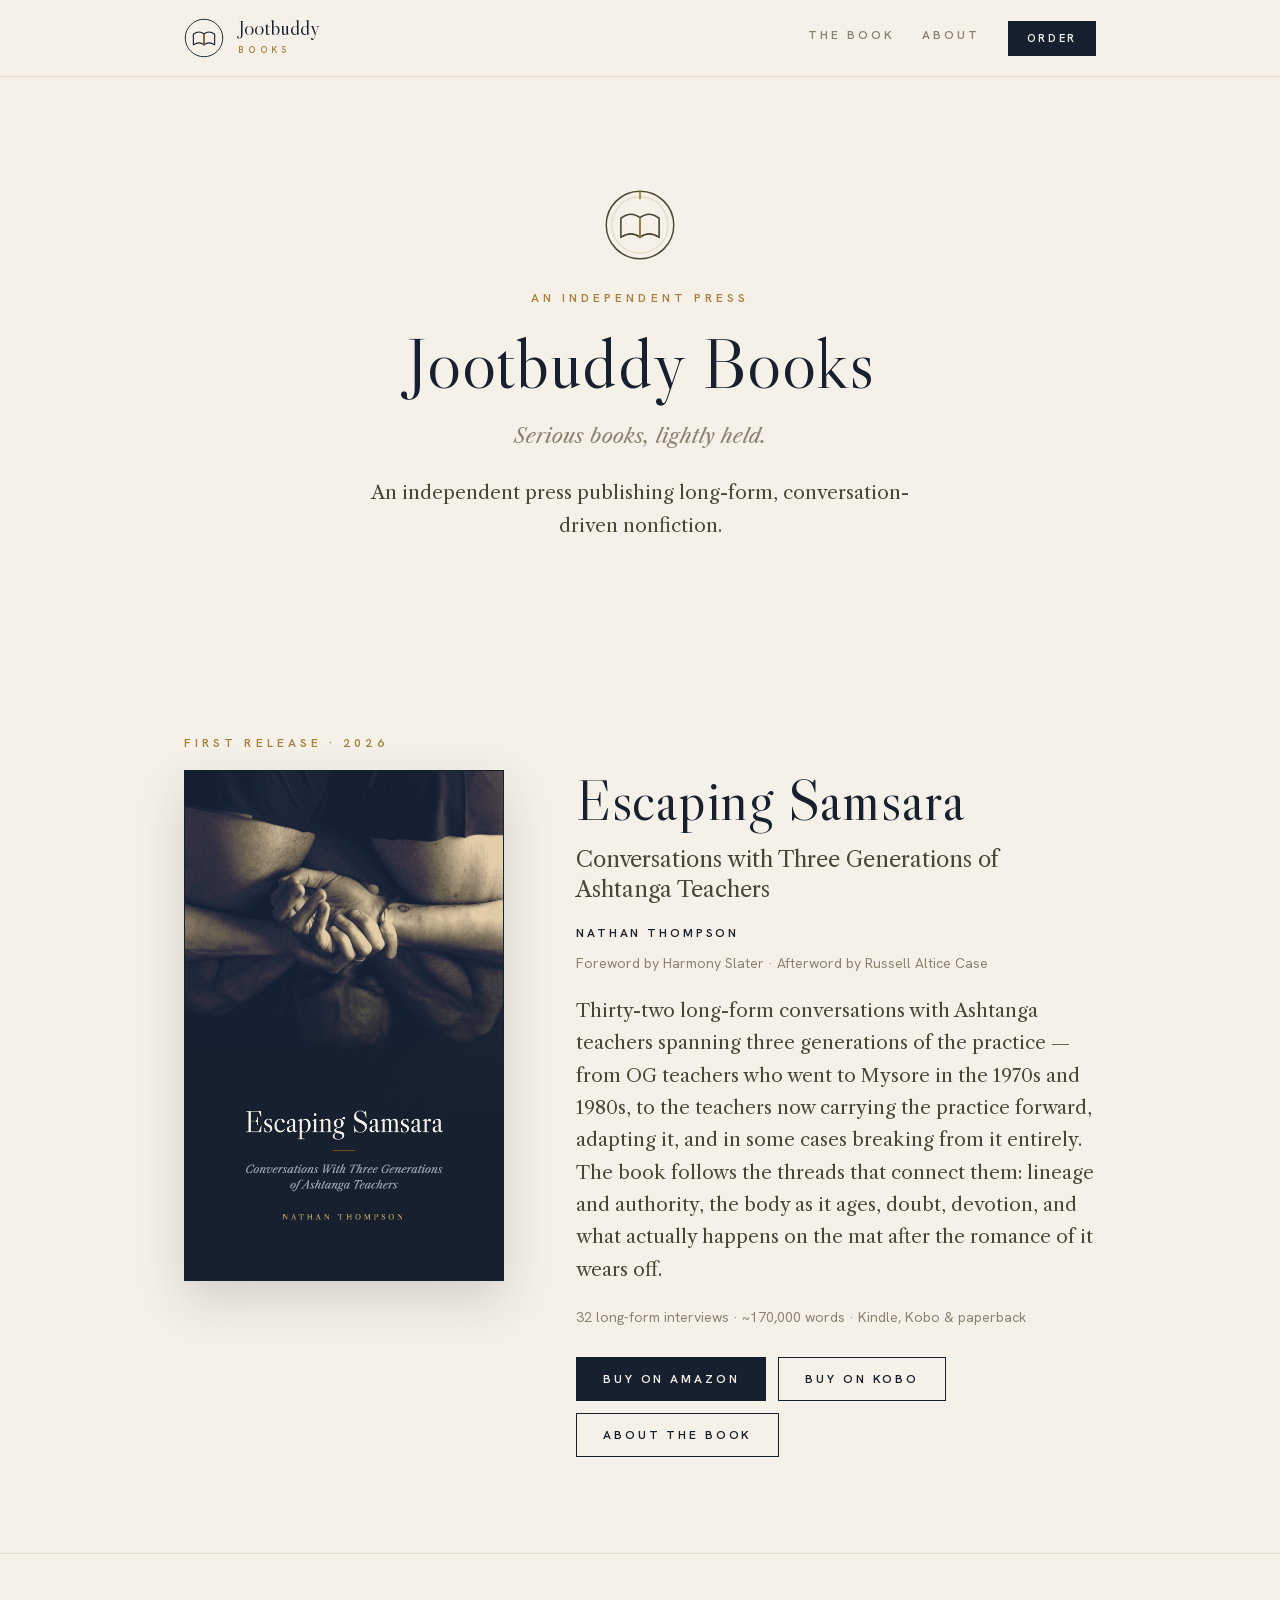
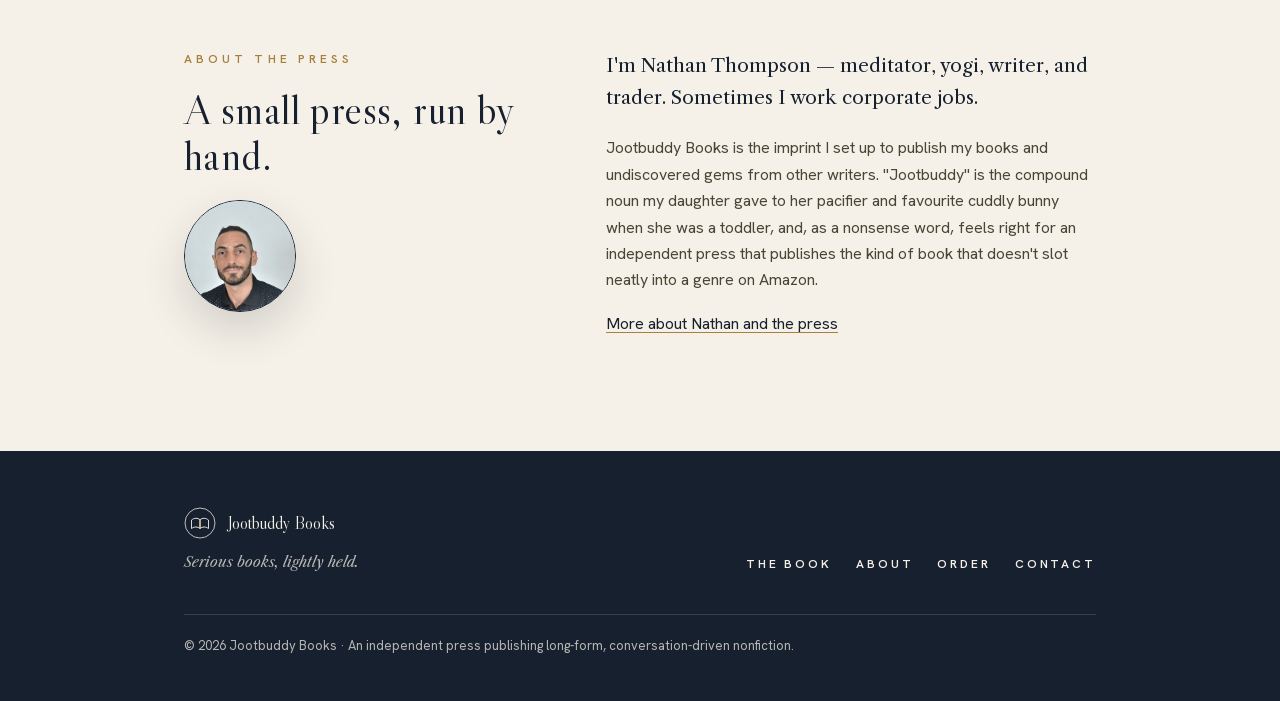
<file: index.html>
<!DOCTYPE html>
<html lang="en-GB">
<head>
  <meta charset="utf-8">
  <meta name="viewport" content="width=device-width, initial-scale=1">
  <title>Jootbuddy Books — An independent press</title>
  <meta name="description" content="Jootbuddy Books is an independent press publishing long-form, conversation-driven nonfiction. First release: Escaping Samsara by Nathan Thompson.">
  <meta property="og:type" content="website">
  <meta property="og:title" content="Jootbuddy Books">
  <meta property="og:description" content="An independent press publishing long-form, conversation-driven nonfiction.">
  <meta property="og:url" content="https://jootbuddybooks.com/">
  <meta property="og:image" content="https://jootbuddybooks.com/assets/escaping-samsara-cover.jpg">
  <meta property="og:image:width" content="1250">
  <meta property="og:image:height" content="2000">
  <link rel="canonical" href="https://jootbuddybooks.com/">
  <link rel="icon" href="assets/favicon.svg" type="image/svg+xml">
  <link rel="stylesheet" href="css/styles.css">
</head>
<body>
  <a class="skip" href="#main">Skip to content</a>

  <header class="site-header">
    <div class="wrap">
      <a class="lockup" href="index.html" aria-label="Jootbuddy Books — home">
        <svg class="mark" viewBox="0 0 64 64" aria-hidden="true" focusable="false">
          <circle cx="32" cy="32" r="30"/>
          <path d="M15 26 C21 21.5 27 21.5 32 25.5 L32 43 C27 39 21 39 15 43 Z"/>
          <path d="M49 26 C43 21.5 37 21.5 32 25.5 L32 43 C37 39 43 39 49 43 Z"/>
          <line class="mark-spine" x1="32" y1="25.5" x2="32" y2="43"/>
        </svg>
        <span class="lockup-text">
          <span class="lockup-word">Jootbuddy</span>
          <span class="lockup-sub">Books</span>
        </span>
      </a>
      <nav class="site-nav" aria-label="Site">
        <a href="escaping-samsara.html">The book</a>
        <a href="about.html">About</a>
        <a class="btn" href="escaping-samsara.html#order">Order</a>
      </nav>
    </div>
  </header>

  <main id="main">

    <section class="hero">
      <div class="wrap">
        <svg class="mark mark--masthead" viewBox="0 0 64 64" aria-hidden="true" focusable="false">
          <circle cx="32" cy="32" r="30"/>
          <circle class="mark-ring" cx="32" cy="32" r="25"/>
          <path d="M15 26 C21 21.5 27 21.5 32 25.5 L32 43 C27 39 21 39 15 43 Z"/>
          <path d="M49 26 C43 21.5 37 21.5 32 25.5 L32 43 C37 39 43 39 49 43 Z"/>
          <line class="mark-spine" x1="32" y1="25.5" x2="32" y2="43"/>
          <line class="mark-spine" x1="32" y1="2" x2="32" y2="9"/>
        </svg>
        <p class="eyebrow">An independent press</p>
        <h1>Jootbuddy Books</h1>
        <p class="tagline">Serious books, lightly held.</p>
        <p class="lede">An independent press publishing long-form, conversation-driven nonfiction.</p>
      </div>
    </section>

    <section class="section" id="book" aria-labelledby="release-title">
      <div class="wrap">
        <p class="eyebrow">First release · 2026</p>
        <div class="release">
          <a class="cover" href="escaping-samsara.html" aria-label="Escaping Samsara — the book page">
            <img src="assets/escaping-samsara-cover.jpg" alt="Cover of Escaping Samsara by Nathan Thompson" width="1250" height="2000">
          </a>
          <div class="release-body">
            <h2 id="release-title" class="book-title">Escaping Samsara</h2>
            <p class="book-subtitle">Conversations with Three Generations of Ashtanga Teachers</p>
            <p class="book-author">Nathan Thompson</p>
            <p class="meta-line">Foreword by Harmony Slater · Afterword by Russell Altice Case</p>
            <p class="lede">Thirty-two long-form conversations with Ashtanga teachers spanning three generations of the practice — from OG teachers who went to Mysore in the 1970s and 1980s, to the teachers now carrying the practice forward, adapting it, and in some cases breaking from it entirely. The book follows the threads that connect them: lineage and authority, the body as it ages, doubt, devotion, and what actually happens on the mat after the romance of it wears off.</p>
            <p class="meta-line">32 long-form interviews · ~170,000 words · Kindle, Kobo &amp; paperback</p>
            <div class="actions">
              <a class="btn" href="https://www.amazon.co.uk/dp/B0HKZC69RH">Buy on Amazon</a>
              <a class="btn btn-ghost" href="https://www.kobo.com/ww/en/ebook/escaping-samsara">Buy on Kobo</a>
              <a class="btn btn-ghost" href="escaping-samsara.html">About the book</a>
            </div>
          </div>
        </div>
      </div>
    </section>

    <section class="section" id="about" aria-labelledby="about-title">
      <div class="wrap">
        <div class="two-col">
          <div>
            <p class="eyebrow">About the press</p>
            <h2 id="about-title">A small press, run by hand.</h2>
            <img class="author-avatar" src="assets/nathan-thompson-avatar.jpg" alt="Nathan Thompson" width="320" height="320">
          </div>
          <div class="prose">
            <p class="about-opening">I'm Nathan Thompson — meditator, yogi, writer, and trader. Sometimes I work corporate jobs.</p>
            <p>Jootbuddy Books is the imprint I set up to publish my books and undiscovered gems from other writers. "Jootbuddy" is the compound noun my daughter gave to her pacifier and favourite cuddly bunny when she was a toddler, and, as a nonsense word, feels right for an independent press that publishes the kind of book that doesn't slot neatly into a genre on Amazon.</p>
            <p><a href="about.html">More about Nathan and the press</a></p>
          </div>
        </div>
      </div>
    </section>

  </main>

  <footer class="site-footer">
    <div class="wrap">
      <div>
        <a class="lockup" href="index.html" aria-label="Jootbuddy Books — home">
          <svg class="mark mark--sm" viewBox="0 0 64 64" aria-hidden="true" focusable="false">
            <circle cx="32" cy="32" r="30"/>
            <path d="M15 26 C21 21.5 27 21.5 32 25.5 L32 43 C27 39 21 39 15 43 Z"/>
            <path d="M49 26 C43 21.5 37 21.5 32 25.5 L32 43 C37 39 43 39 49 43 Z"/>
            <line class="mark-spine" x1="32" y1="25.5" x2="32" y2="43"/>
          </svg>
          <span class="lockup-word">Jootbuddy Books</span>
        </a>
        <p class="footer-tagline">Serious books, lightly held.</p>
      </div>
      <nav class="footer-links" aria-label="Footer">
        <a href="escaping-samsara.html">The book</a>
        <a href="about.html">About</a>
        <a href="escaping-samsara.html#order">Order</a>
        <a href="mailto:nat213@gmail.com">Contact</a>
      </nav>
      <p class="footer-small">© 2026 Jootbuddy Books · An independent press publishing long-form, conversation-driven nonfiction.</p>
    </div>
  </footer>
</body>
</html>
</file>
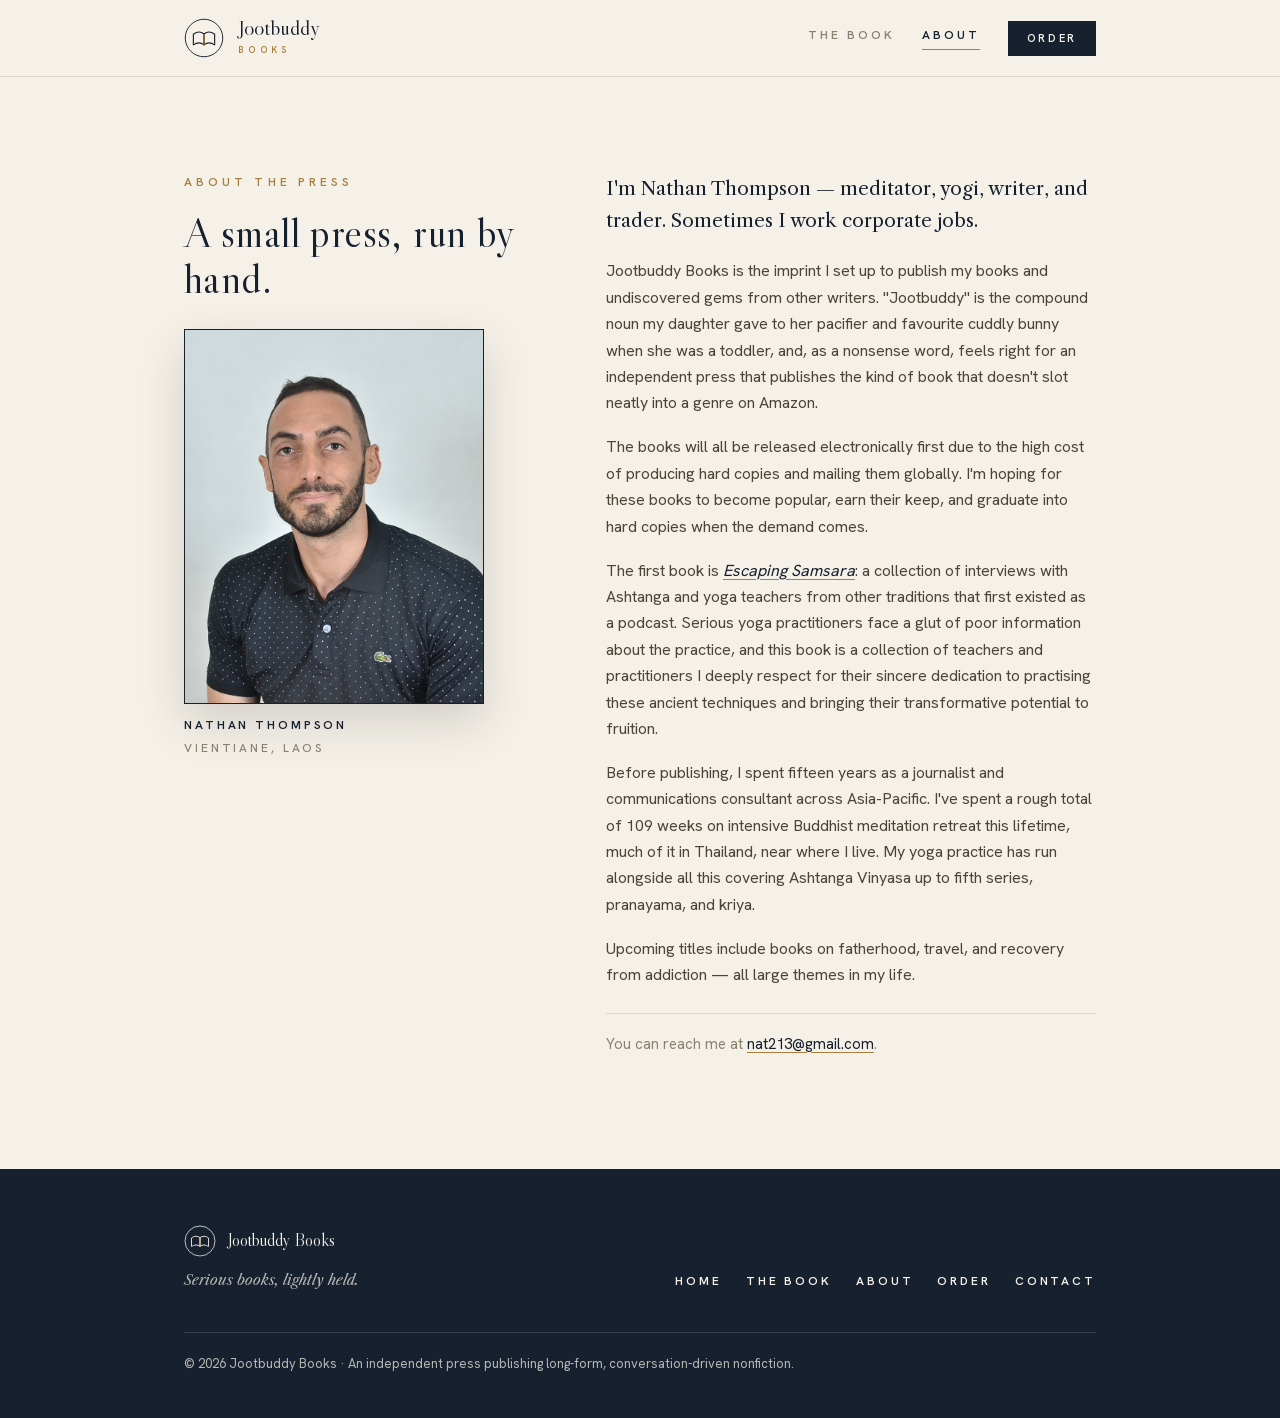
<file: about.html>
<!DOCTYPE html>
<html lang="en-GB">
<head>
  <meta charset="utf-8">
  <meta name="viewport" content="width=device-width, initial-scale=1">
  <title>About — Jootbuddy Books</title>
  <meta name="description" content="Nathan Thompson on Jootbuddy Books, the independent press behind Escaping Samsara, and the practice and reporting the books come out of.">
  <meta property="og:type" content="website">
  <meta property="og:title" content="About — Jootbuddy Books">
  <meta property="og:description" content="Nathan Thompson on Jootbuddy Books, the independent press behind Escaping Samsara, and the practice and reporting the books come out of.">
  <meta property="og:url" content="https://jootbuddybooks.com/about.html">
  <meta property="og:image" content="https://jootbuddybooks.com/assets/escaping-samsara-cover.jpg">
  <meta property="og:image:width" content="1250">
  <meta property="og:image:height" content="2000">
  <link rel="canonical" href="https://jootbuddybooks.com/about.html">
  <link rel="icon" href="assets/favicon.svg" type="image/svg+xml">
  <link rel="stylesheet" href="css/styles.css">
</head>
<body>
  <a class="skip" href="#main">Skip to content</a>

  <header class="site-header">
    <div class="wrap">
      <a class="lockup" href="index.html" aria-label="Jootbuddy Books — home">
        <svg class="mark" viewBox="0 0 64 64" aria-hidden="true" focusable="false">
          <circle cx="32" cy="32" r="30"/>
          <path d="M15 26 C21 21.5 27 21.5 32 25.5 L32 43 C27 39 21 39 15 43 Z"/>
          <path d="M49 26 C43 21.5 37 21.5 32 25.5 L32 43 C37 39 43 39 49 43 Z"/>
          <line class="mark-spine" x1="32" y1="25.5" x2="32" y2="43"/>
        </svg>
        <span class="lockup-text">
          <span class="lockup-word">Jootbuddy</span>
          <span class="lockup-sub">Books</span>
        </span>
      </a>
      <nav class="site-nav" aria-label="Site">
        <a href="escaping-samsara.html">The book</a>
        <a href="about.html" aria-current="page">About</a>
        <a class="btn" href="escaping-samsara.html#order">Order</a>
      </nav>
    </div>
  </header>

  <main id="main">

    <section class="section" id="about" aria-labelledby="about-title">
      <div class="wrap">
        <div class="two-col">
          <div>
            <p class="eyebrow">About the press</p>
            <h2 id="about-title">A small press, run by hand.</h2>
            <figure class="portrait">
              <img src="assets/nathan-thompson.jpg" alt="Nathan Thompson" width="800" height="1000">
              <figcaption>Nathan Thompson<span>Vientiane, Laos</span></figcaption>
            </figure>
          </div>
          <div class="prose">
            <p class="about-opening">I'm Nathan Thompson — meditator, yogi, writer, and trader. Sometimes I work corporate jobs.</p>

            <p>Jootbuddy Books is the imprint I set up to publish my books and undiscovered gems from other writers. "Jootbuddy" is the compound noun my daughter gave to her pacifier and favourite cuddly bunny when she was a toddler, and, as a nonsense word, feels right for an independent press that publishes the kind of book that doesn't slot neatly into a genre on Amazon.</p>

            <p>The books will all be released electronically first due to the high cost of producing hard copies and mailing them globally. I'm hoping for these books to become popular, earn their keep, and graduate into hard copies when the demand comes.</p>

            <p>The first book is <a href="escaping-samsara.html"><em>Escaping Samsara</em></a>: a collection of interviews with Ashtanga and yoga teachers from other traditions that first existed as a podcast. Serious yoga practitioners face a glut of poor information about the practice, and this book is a collection of teachers and practitioners I deeply respect for their sincere dedication to practising these ancient techniques and bringing their transformative potential to fruition.</p>

            <p>Before publishing, I spent fifteen years as a journalist and communications consultant across Asia-Pacific. I've spent a rough total of 109 weeks on intensive Buddhist meditation retreat this lifetime, much of it in Thailand, near where I live. My yoga practice has run alongside all this covering Ashtanga Vinyasa up to fifth series, pranayama, and kriya.</p>

            <p>Upcoming titles include books on fatherhood, travel, and recovery from addiction — all large themes in my life.</p>

            <p class="about-contact">You can reach me at <a href="mailto:nat213@gmail.com">nat213@gmail.com</a>.</p>
          </div>
        </div>
      </div>
    </section>

  </main>

  <footer class="site-footer">
    <div class="wrap">
      <div>
        <a class="lockup" href="index.html" aria-label="Jootbuddy Books — home">
          <svg class="mark mark--sm" viewBox="0 0 64 64" aria-hidden="true" focusable="false">
            <circle cx="32" cy="32" r="30"/>
            <path d="M15 26 C21 21.5 27 21.5 32 25.5 L32 43 C27 39 21 39 15 43 Z"/>
            <path d="M49 26 C43 21.5 37 21.5 32 25.5 L32 43 C37 39 43 39 49 43 Z"/>
            <line class="mark-spine" x1="32" y1="25.5" x2="32" y2="43"/>
          </svg>
          <span class="lockup-word">Jootbuddy Books</span>
        </a>
        <p class="footer-tagline">Serious books, lightly held.</p>
      </div>
      <nav class="footer-links" aria-label="Footer">
        <a href="index.html">Home</a>
        <a href="escaping-samsara.html">The book</a>
        <a href="about.html">About</a>
        <a href="escaping-samsara.html#order">Order</a>
        <a href="mailto:nat213@gmail.com">Contact</a>
      </nav>
      <p class="footer-small">© 2026 Jootbuddy Books · An independent press publishing long-form, conversation-driven nonfiction.</p>
    </div>
  </footer>
</body>
</html>
</file>
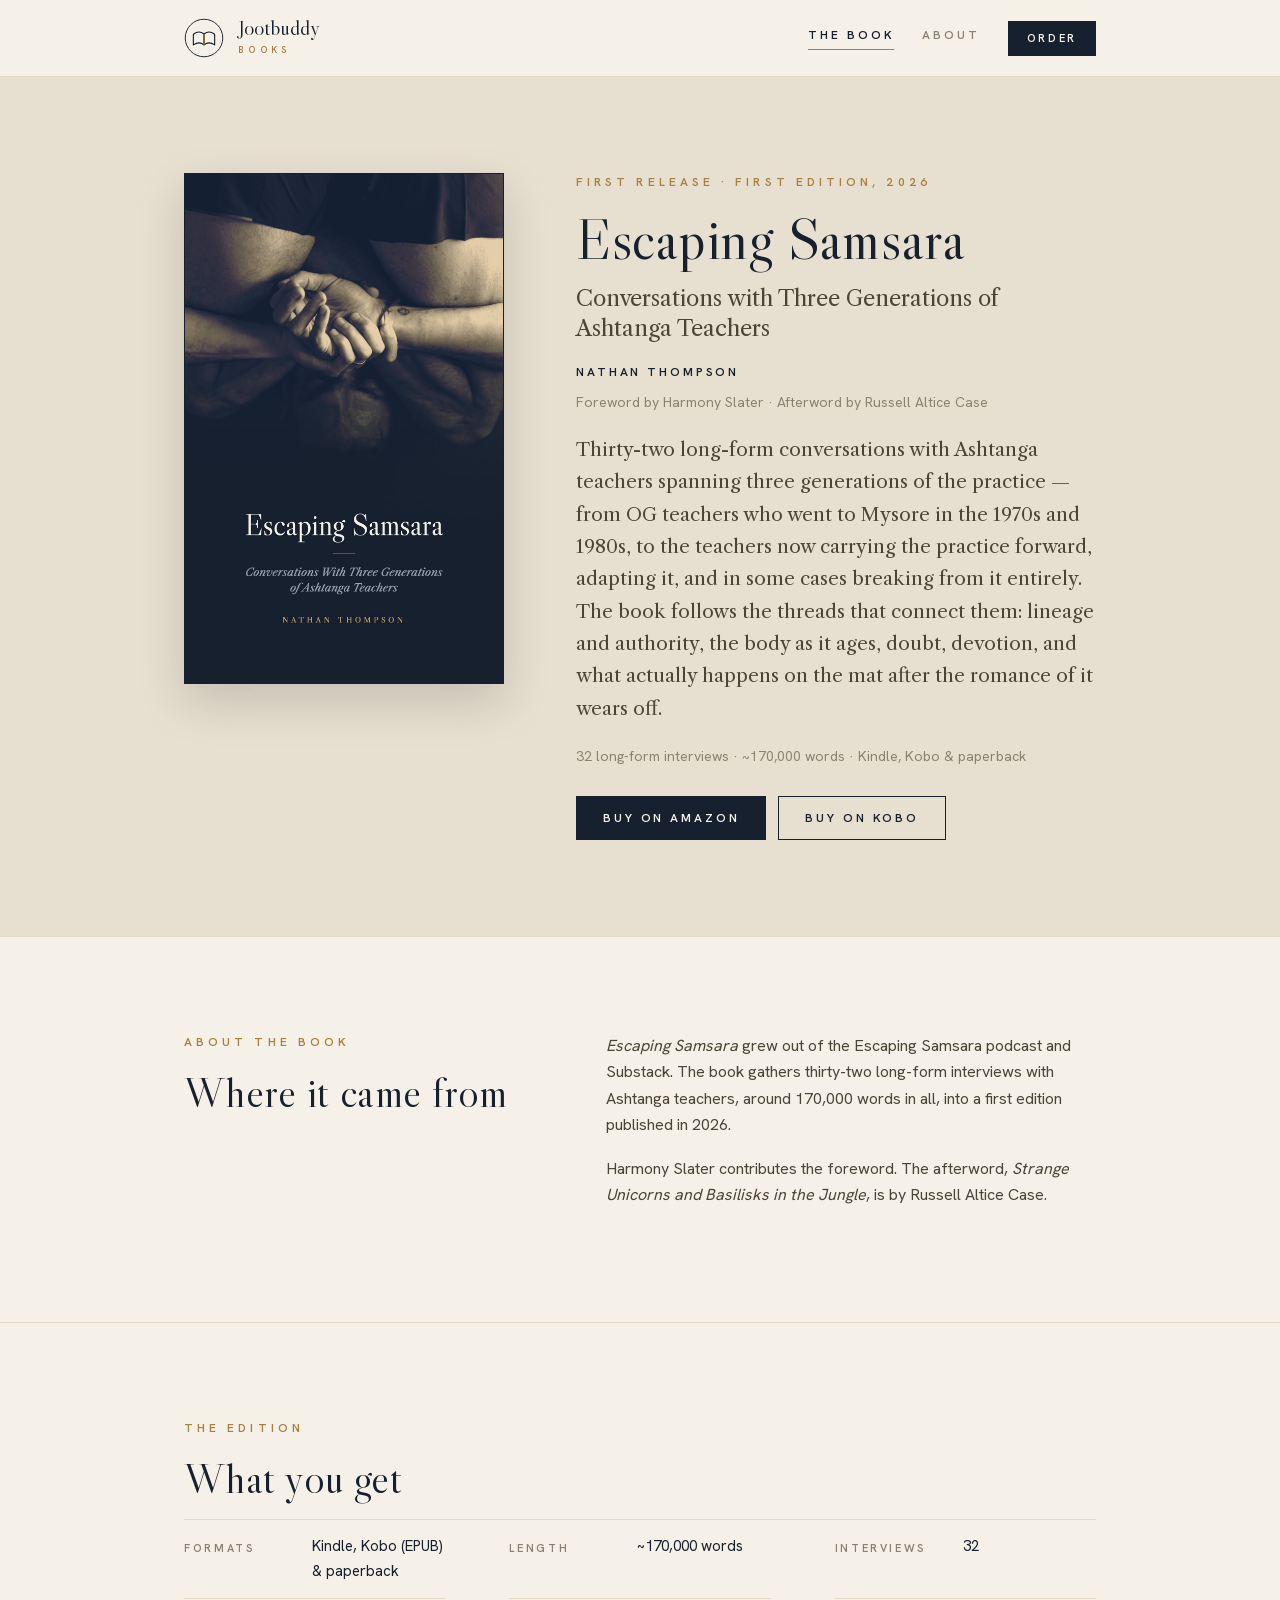
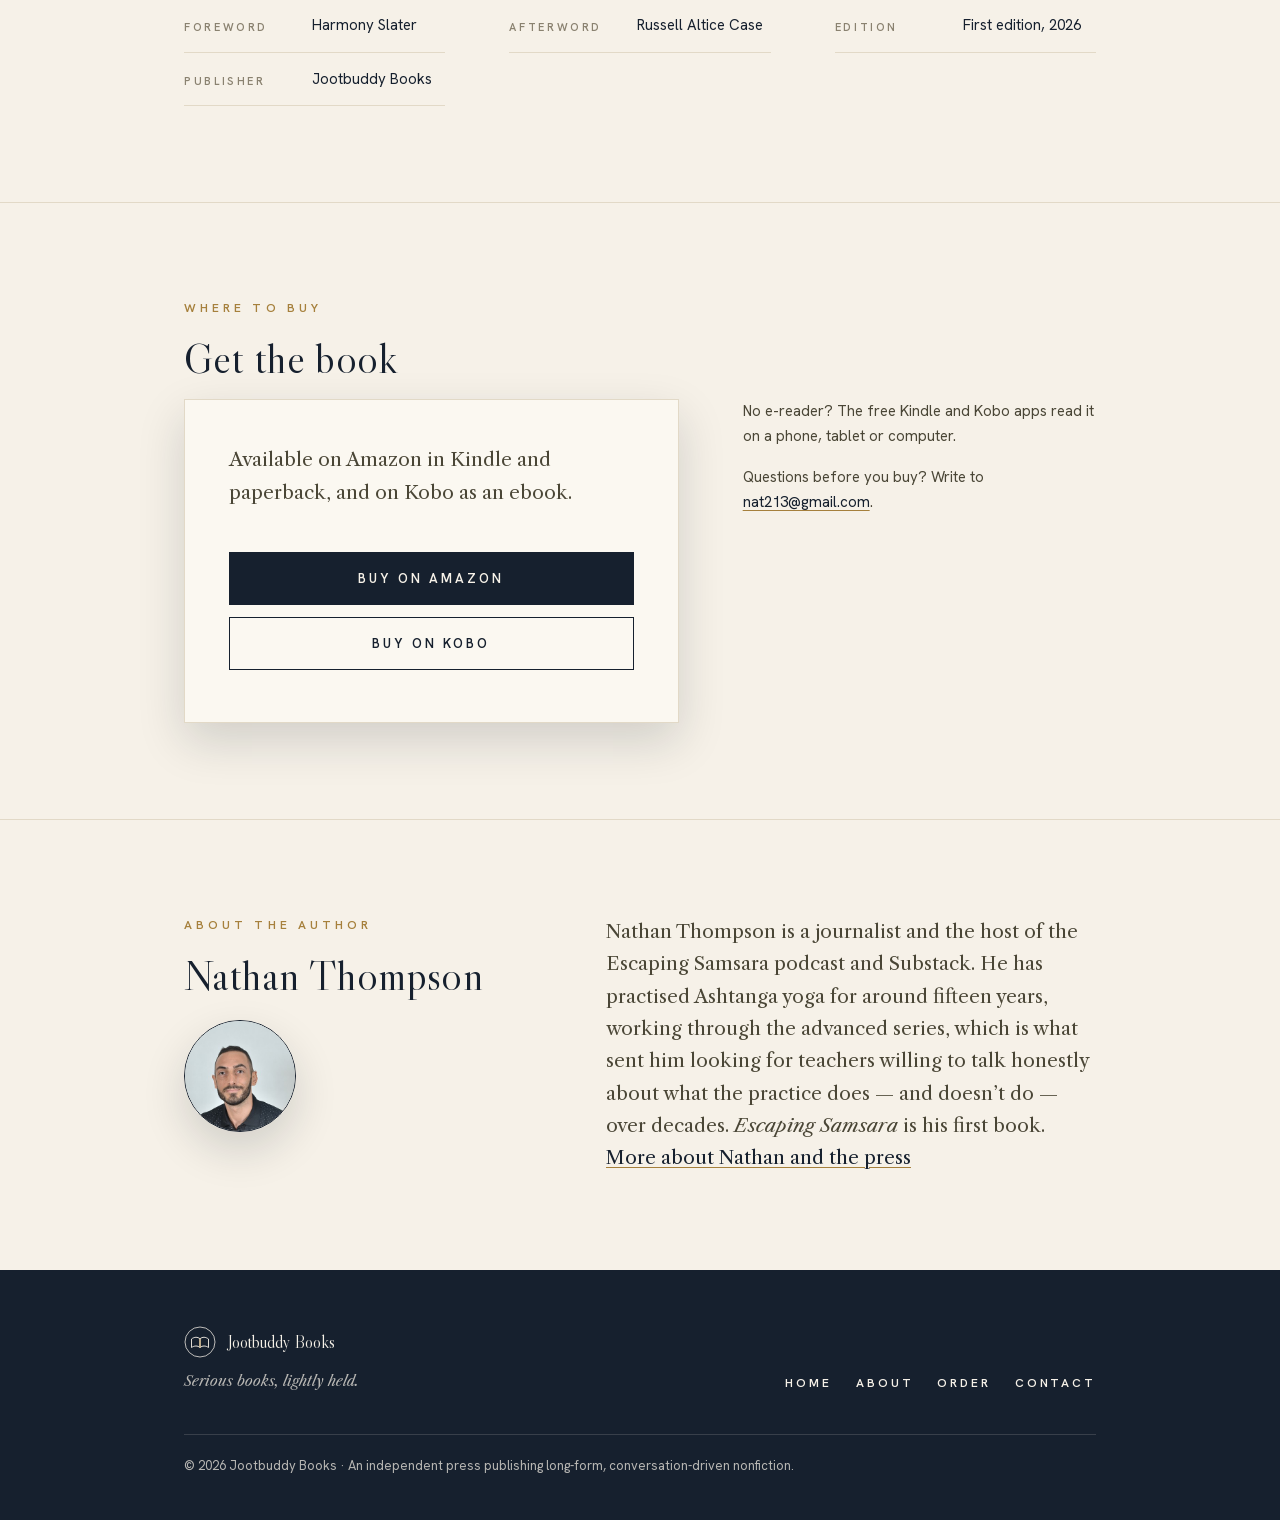
<file: escaping-samsara.html>
<!DOCTYPE html>
<html lang="en-GB">
<head>
  <meta charset="utf-8">
  <meta name="viewport" content="width=device-width, initial-scale=1">
  <title>Escaping Samsara — Jootbuddy Books</title>
  <meta name="description" content="Escaping Samsara: Conversations with Three Generations of Ashtanga Teachers, by Nathan Thompson. Thirty-two long-form interviews. Ebook and paperback, on Amazon and Kobo.">
  <meta property="og:type" content="book">
  <meta property="og:title" content="Escaping Samsara — Conversations with Three Generations of Ashtanga Teachers">
  <meta property="og:description" content="Thirty-two long-form conversations with Ashtanga teachers spanning three generations of the practice. By Nathan Thompson. Ebook and paperback, on Amazon and Kobo.">
  <meta property="og:url" content="https://jootbuddybooks.com/escaping-samsara.html">
  <meta property="og:image" content="https://jootbuddybooks.com/assets/escaping-samsara-cover.jpg">
  <meta property="og:image:width" content="1250">
  <meta property="og:image:height" content="2000">
  <link rel="canonical" href="https://jootbuddybooks.com/escaping-samsara.html">
  <link rel="icon" href="assets/favicon.svg" type="image/svg+xml">
  <link rel="stylesheet" href="css/styles.css">
</head>
<body>
  <a class="skip" href="#main">Skip to content</a>

  <header class="site-header">
    <div class="wrap">
      <a class="lockup" href="index.html" aria-label="Jootbuddy Books — home">
        <svg class="mark" viewBox="0 0 64 64" aria-hidden="true" focusable="false">
          <circle cx="32" cy="32" r="30"/>
          <path d="M15 26 C21 21.5 27 21.5 32 25.5 L32 43 C27 39 21 39 15 43 Z"/>
          <path d="M49 26 C43 21.5 37 21.5 32 25.5 L32 43 C37 39 43 39 49 43 Z"/>
          <line class="mark-spine" x1="32" y1="25.5" x2="32" y2="43"/>
        </svg>
        <span class="lockup-text">
          <span class="lockup-word">Jootbuddy</span>
          <span class="lockup-sub">Books</span>
        </span>
      </a>
      <nav class="site-nav" aria-label="Site">
        <a href="escaping-samsara.html" aria-current="page">The book</a>
        <a href="about.html">About</a>
        <a class="btn" href="#order">Order</a>
      </nav>
    </div>
  </header>

  <main id="main">

    <section class="band" aria-labelledby="book-title">
      <div class="wrap book-hero">
        <div class="cover">
          <img src="assets/escaping-samsara-cover.jpg" alt="Cover of Escaping Samsara by Nathan Thompson" width="1250" height="2000">
        </div>
        <div>
          <p class="eyebrow">First release · First edition, 2026</p>
          <h1 id="book-title" class="book-title">Escaping Samsara</h1>
          <p class="book-subtitle">Conversations with Three Generations of Ashtanga Teachers</p>
          <p class="book-author">Nathan Thompson</p>
          <p class="meta-line">Foreword by Harmony Slater · Afterword by Russell Altice Case</p>
          <p class="lede">Thirty-two long-form conversations with Ashtanga teachers spanning three generations of the practice — from OG teachers who went to Mysore in the 1970s and 1980s, to the teachers now carrying the practice forward, adapting it, and in some cases breaking from it entirely. The book follows the threads that connect them: lineage and authority, the body as it ages, doubt, devotion, and what actually happens on the mat after the romance of it wears off.</p>
          <p class="meta-line">32 long-form interviews · ~170,000 words · Kindle, Kobo &amp; paperback</p>
          <div class="actions">
            <a class="btn" href="https://www.amazon.co.uk/dp/B0HKZC69RH">Buy on Amazon</a>
            <a class="btn btn-ghost" href="https://www.kobo.com/ww/en/ebook/escaping-samsara">Buy on Kobo</a>
          </div>
        </div>
      </div>
    </section>

    <section class="section" id="about-the-book" aria-labelledby="about-book-title">
      <div class="wrap">
        <div class="two-col">
          <div>
            <p class="eyebrow">About the book</p>
            <h2 id="about-book-title">Where it came from</h2>
          </div>
          <div class="prose">
            <p><em>Escaping Samsara</em> grew out of the Escaping Samsara podcast and Substack. The book gathers thirty-two long-form interviews with Ashtanga teachers, around 170,000 words in all, into a first edition published in 2026.</p>
            <p>Harmony Slater contributes the foreword. The afterword, <em>Strange Unicorns and Basilisks in the Jungle</em>, is by Russell Altice Case.</p>
          </div>
        </div>
      </div>
    </section>

    <section class="section" id="what-you-get" aria-labelledby="spec-title">
      <div class="wrap">
        <p class="eyebrow">The edition</p>
        <h2 id="spec-title">What you get</h2>
        <dl class="spec">
          <div><dt>Formats</dt><dd>Kindle, Kobo (EPUB) &amp; paperback</dd></div>
          <div><dt>Length</dt><dd>~170,000 words</dd></div>
          <div><dt>Interviews</dt><dd>32</dd></div>
          <div><dt>Foreword</dt><dd>Harmony Slater</dd></div>
          <div><dt>Afterword</dt><dd>Russell Altice Case</dd></div>
          <div><dt>Edition</dt><dd>First edition, 2026</dd></div>
          <div><dt>Publisher</dt><dd>Jootbuddy Books</dd></div>
        </dl>
      </div>
    </section>

    <section class="section" id="order" aria-labelledby="order-title">
      <div class="wrap">
        <p class="eyebrow">Where to buy</p>
        <h2 id="order-title">Get the book</h2>
        <div class="order">
          <div class="order-card">
            <p class="lede">Available on Amazon in Kindle and paperback, and on Kobo as an ebook.</p>
            <a class="btn btn-lg" href="https://www.amazon.co.uk/dp/B0HKZC69RH">Buy on Amazon</a>
            <a class="btn btn-ghost btn-lg" href="https://www.kobo.com/ww/en/ebook/escaping-samsara">Buy on Kobo</a>
          </div>
          <aside class="order-aside" aria-label="Before you buy">
            <div class="prose">
              <p>No e-reader? The free Kindle and Kobo apps read it on a phone, tablet or computer.</p>
              <p>Questions before you buy? Write to <a href="mailto:nat213@gmail.com">nat213@gmail.com</a>.</p>
            </div>
          </aside>
        </div>
      </div>
    </section>

    <section class="section" id="author" aria-labelledby="author-title">
      <div class="wrap">
        <div class="two-col">
          <div>
            <p class="eyebrow">About the author</p>
            <h2 id="author-title">Nathan Thompson</h2>
            <img class="author-avatar" src="assets/nathan-thompson-avatar.jpg" alt="Nathan Thompson" width="320" height="320">
          </div>
          <p class="lede">Nathan Thompson is a journalist and the host of the Escaping Samsara podcast and Substack. He has practised Ashtanga yoga for around fifteen years, working through the advanced series, which is what sent him looking for teachers willing to talk honestly about what the practice does — and doesn’t do — over decades. <em>Escaping Samsara</em> is his first book. <a href="about.html">More about Nathan and the press</a></p>
        </div>
      </div>
    </section>

  </main>

  <footer class="site-footer">
    <div class="wrap">
      <div>
        <a class="lockup" href="index.html" aria-label="Jootbuddy Books — home">
          <svg class="mark mark--sm" viewBox="0 0 64 64" aria-hidden="true" focusable="false">
            <circle cx="32" cy="32" r="30"/>
            <path d="M15 26 C21 21.5 27 21.5 32 25.5 L32 43 C27 39 21 39 15 43 Z"/>
            <path d="M49 26 C43 21.5 37 21.5 32 25.5 L32 43 C37 39 43 39 49 43 Z"/>
            <line class="mark-spine" x1="32" y1="25.5" x2="32" y2="43"/>
          </svg>
          <span class="lockup-word">Jootbuddy Books</span>
        </a>
        <p class="footer-tagline">Serious books, lightly held.</p>
      </div>
      <nav class="footer-links" aria-label="Footer">
        <a href="index.html">Home</a>
        <a href="about.html">About</a>
        <a href="#order">Order</a>
        <a href="mailto:nat213@gmail.com">Contact</a>
      </nav>
      <p class="footer-small">© 2026 Jootbuddy Books · An independent press publishing long-form, conversation-driven nonfiction.</p>
    </div>
  </footer>
</body>
</html>
</file>
<file: css/styles.css>
/* ==========================================================================
   Jootbuddy Books — site styles
   --------------------------------------------------------------------------
   Everything brand-specific lives in the :root block below: palette, type,
   rhythm, shadow. Swap the brand there. Nothing in the HTML carries an
   inline colour or font.

   Fonts are self-hosted from ../assets/fonts/ (Hanken Grotesk, Libre Caslon
   Display, Libre Caslon Text — all Open Font License).
   ========================================================================== */


/* ---------- Fonts ---------- */

@font-face {
  font-family: 'Hanken Grotesk';
  font-style: normal;
  font-weight: 400 700;
  font-display: swap;
  src: url("../assets/fonts/HankenGrotesk-latin.woff2") format("woff2");
  unicode-range: U+0000-00FF, U+0131, U+0152-0153, U+02BB-02BC, U+02C6, U+02DA, U+02DC, U+0304, U+0308, U+0329, U+2000-206F, U+20AC, U+2122, U+2191, U+2193, U+2212, U+2215, U+FEFF, U+FFFD;
}
@font-face {
  font-family: 'Hanken Grotesk';
  font-style: normal;
  font-weight: 400 700;
  font-display: swap;
  src: url("../assets/fonts/HankenGrotesk-latin-ext.woff2") format("woff2");
  unicode-range: U+0100-02BA, U+02BD-02C5, U+02C7-02CC, U+02CE-02D7, U+02DD-02FF, U+0304, U+0308, U+0329, U+1D00-1DBF, U+1E00-1E9F, U+1EF2-1EFF, U+2020, U+20A0-20AB, U+20AD-20C0, U+2113, U+2C60-2C7F, U+A720-A7FF;
}

@font-face {
  font-family: 'Libre Caslon Display';
  font-style: normal;
  font-weight: 400;
  font-display: swap;
  src: url("../assets/fonts/LibreCaslonDisplay-latin.woff2") format("woff2");
  unicode-range: U+0000-00FF, U+0131, U+0152-0153, U+02BB-02BC, U+02C6, U+02DA, U+02DC, U+0304, U+0308, U+0329, U+2000-206F, U+20AC, U+2122, U+2191, U+2193, U+2212, U+2215, U+FEFF, U+FFFD;
}
@font-face {
  font-family: 'Libre Caslon Display';
  font-style: normal;
  font-weight: 400;
  font-display: swap;
  src: url("../assets/fonts/LibreCaslonDisplay-latin-ext.woff2") format("woff2");
  unicode-range: U+0100-02BA, U+02BD-02C5, U+02C7-02CC, U+02CE-02D7, U+02DD-02FF, U+0304, U+0308, U+0329, U+1D00-1DBF, U+1E00-1E9F, U+1EF2-1EFF, U+2020, U+20A0-20AB, U+20AD-20C0, U+2113, U+2C60-2C7F, U+A720-A7FF;
}

@font-face {
  font-family: 'Libre Caslon Text';
  font-style: normal;
  font-weight: 400;
  font-display: swap;
  src: url("../assets/fonts/LibreCaslonText-latin.woff2") format("woff2");
  unicode-range: U+0000-00FF, U+0131, U+0152-0153, U+02BB-02BC, U+02C6, U+02DA, U+02DC, U+0304, U+0308, U+0329, U+2000-206F, U+20AC, U+2122, U+2191, U+2193, U+2212, U+2215, U+FEFF, U+FFFD;
}
@font-face {
  font-family: 'Libre Caslon Text';
  font-style: normal;
  font-weight: 400;
  font-display: swap;
  src: url("../assets/fonts/LibreCaslonText-latin-ext.woff2") format("woff2");
  unicode-range: U+0100-02BA, U+02BD-02C5, U+02C7-02CC, U+02CE-02D7, U+02DD-02FF, U+0304, U+0308, U+0329, U+1D00-1DBF, U+1E00-1E9F, U+1EF2-1EFF, U+2020, U+20A0-20AB, U+20AD-20C0, U+2113, U+2C60-2C7F, U+A720-A7FF;
}
@font-face {
  font-family: 'Libre Caslon Text';
  font-style: normal;
  font-weight: 700;
  font-display: swap;
  src: url("../assets/fonts/LibreCaslonText-700-latin.woff2") format("woff2");
  unicode-range: U+0000-00FF, U+0131, U+0152-0153, U+02BB-02BC, U+02C6, U+02DA, U+02DC, U+0304, U+0308, U+0329, U+2000-206F, U+20AC, U+2122, U+2191, U+2193, U+2212, U+2215, U+FEFF, U+FFFD;
}
@font-face {
  font-family: 'Libre Caslon Text';
  font-style: normal;
  font-weight: 700;
  font-display: swap;
  src: url("../assets/fonts/LibreCaslonText-700-latin-ext.woff2") format("woff2");
  unicode-range: U+0100-02BA, U+02BD-02C5, U+02C7-02CC, U+02CE-02D7, U+02DD-02FF, U+0304, U+0308, U+0329, U+1D00-1DBF, U+1E00-1E9F, U+1EF2-1EFF, U+2020, U+20A0-20AB, U+20AD-20C0, U+2113, U+2C60-2C7F, U+A720-A7FF;
}
@font-face {
  font-family: 'Libre Caslon Text';
  font-style: italic;
  font-weight: 400;
  font-display: swap;
  src: url("../assets/fonts/LibreCaslonText-italic-latin.woff2") format("woff2");
  unicode-range: U+0000-00FF, U+0131, U+0152-0153, U+02BB-02BC, U+02C6, U+02DA, U+02DC, U+0304, U+0308, U+0329, U+2000-206F, U+20AC, U+2122, U+2191, U+2193, U+2212, U+2215, U+FEFF, U+FFFD;
}
@font-face {
  font-family: 'Libre Caslon Text';
  font-style: italic;
  font-weight: 400;
  font-display: swap;
  src: url("../assets/fonts/LibreCaslonText-italic-latin-ext.woff2") format("woff2");
  unicode-range: U+0100-02BA, U+02BD-02C5, U+02C7-02CC, U+02CE-02D7, U+02DD-02FF, U+0304, U+0308, U+0329, U+1D00-1DBF, U+1E00-1E9F, U+1EF2-1EFF, U+2020, U+20A0-20AB, U+20AD-20C0, U+2113, U+2C60-2C7F, U+A720-A7FF;
}


/* ---------- Brand: change it here ---------- */

:root {
  /* Palette — ink, paper, and a thread of brass */
  --ink: #16202E;            /* headings, dark grounds, primary buttons     */
  --ink-deep: #0E1620;       /* hover on ink; deepest ground                 */
  --paper: #F6F1E8;          /* page background                              */
  --ivory: #FBF8F1;          /* cards, raised surfaces                       */
  --desk: #E7DFCF;           /* deeper paper; the canvas behind a sheet      */
  --rule: #E2D9C7;           /* 1px section rules                            */
  --hairline: #D8CDBA;       /* hairline on ivory                            */
  --text: #4A4636;           /* body text: warm ink, never pure black        */
  --muted: #8A8270;          /* captions, secondary text                     */
  --faint: #A39A86;          /* meta, small print                            */
  --accent: #A6803C;         /* brass: eyebrows, underlines, the mark's spine*/
  --accent-hover: #B9914E;
  --accent-on-ink: #C2A063;  /* brass on dark grounds                        */
  --on-ink-muted: #6E7889;   /* small muted labels on ink                    */
  --on-ink-soft: rgba(246, 241, 232, 0.72); /* readable secondary text on ink */
  --on-ink-rule: rgba(246, 241, 232, 0.15);
  --ink-wash: rgba(22, 32, 46, 0.06);       /* callout grounds, ghost hover  */
  --rust: #9B4A38;           /* caution; used sparingly                      */

  /* Type — a printer's serif and a quiet grotesque */
  --font-display: 'Libre Caslon Display', Georgia, 'Times New Roman', serif;
  --font-serif: 'Libre Caslon Text', Georgia, 'Times New Roman', serif;
  --font-sans: 'Hanken Grotesk', -apple-system, BlinkMacSystemFont, 'Segoe UI', sans-serif;
  --leading-body: 1.65;
  --tracking-eyebrow: 0.34em;
  --tracking-label: 0.24em;

  /* Rhythm */
  --container: 1040px;
  --gutter: clamp(20px, 6vw, 64px);
  --section-y: clamp(56px, 9vw, 96px);
  --measure: 46ch;           /* serif prose */
  --measure-sans: 62ch;      /* sans prose  */

  /* Surface */
  --shadow-card: 0 18px 44px rgba(20, 28, 40, 0.16);
  --ease: cubic-bezier(0.22, 0.61, 0.36, 1);
  --dur: 220ms;
}


/* ---------- Base ---------- */

*, *::before, *::after { box-sizing: border-box; }

html {
  -webkit-text-size-adjust: 100%;
  scroll-behavior: smooth;
}

body {
  margin: 0;
  background: var(--paper);
  color: var(--text);
  font-family: var(--font-sans);
  font-size: 1rem;
  line-height: var(--leading-body);
  -webkit-font-smoothing: antialiased;
  -moz-osx-font-smoothing: grayscale;
}

img { max-width: 100%; height: auto; display: block; }

a {
  color: var(--ink);
  text-decoration: underline;
  text-decoration-color: var(--accent);
  text-decoration-thickness: 1px;
  text-underline-offset: 0.18em;
  transition: color var(--dur) var(--ease);
}
a:hover { color: var(--accent); }

h1, h2, h3 {
  font-family: var(--font-display);
  font-weight: 400;
  color: var(--ink);
  margin: 0;
  letter-spacing: 0.01em;
}

p { margin: 0 0 1em; }
p:last-child { margin-bottom: 0; }

:focus-visible { outline: 2px solid var(--accent); outline-offset: 3px; }

.skip {
  position: absolute;
  left: -999px;
  top: 8px;
  z-index: 10;
  background: var(--ink);
  color: var(--paper);
  padding: 8px 12px;
  text-decoration: none;
}
.skip:focus { left: 8px; }

.wrap {
  max-width: var(--container);
  margin: 0 auto;
  padding-left: var(--gutter);
  padding-right: var(--gutter);
}


/* ---------- The mark ---------- */
/* Stroke-only. Book and ring take currentColor; the spine is brass. */

.mark { display: block; width: 40px; height: 40px; flex: none; }
.mark circle, .mark path, .mark line { fill: none; stroke: currentColor; stroke-width: 1.5; }
.mark path { stroke-width: 1.8; stroke-linejoin: round; }
.mark .mark-spine { stroke: var(--accent); stroke-width: 2; }
.mark .mark-ring { stroke: var(--rule); stroke-width: 1; }

.mark--masthead { width: 72px; height: 72px; margin: 0 auto 28px; }
.mark--masthead circle { stroke-width: 1.3; }
.mark--masthead path { stroke-width: 1.4; }
.mark--masthead .mark-spine { stroke-width: 1.6; }

.mark--sm { width: 32px; height: 32px; }


/* ---------- Type helpers ---------- */

.eyebrow {
  font-size: 12px;
  letter-spacing: var(--tracking-eyebrow);
  text-transform: uppercase;
  font-weight: 600;
  color: var(--accent);
  margin: 0 0 16px;
}

.lede {
  font-family: var(--font-serif);
  font-size: 1.1875rem;
  line-height: 1.7;
  max-width: var(--measure);
}

.prose { max-width: var(--measure-sans); }
.prose p { margin-bottom: 1.1em; }

.tagline {
  font-family: var(--font-serif);
  font-style: italic;
  font-size: 1.25rem;
  color: var(--muted);
  margin: 0 0 24px;
}

.meta-line { font-size: 14px; color: var(--muted); margin: 0 0 10px; }


/* ---------- Buttons ---------- */

.btn {
  display: inline-flex;
  align-items: center;
  justify-content: center;
  gap: 10px;
  font-family: var(--font-sans);
  font-size: 12px;
  letter-spacing: var(--tracking-label);
  text-transform: uppercase;
  font-weight: 600;
  line-height: 1;
  text-decoration: none;
  padding: 15px 26px;
  border: 1px solid var(--ink);
  background: var(--ink);
  color: var(--paper);
  cursor: pointer;
  transition: transform var(--dur) var(--ease),
              background-color var(--dur) var(--ease),
              color var(--dur) var(--ease);
}
.btn:hover {
  background: var(--ink-deep);
  color: var(--paper);
  transform: translateY(-1px);
}
.btn:active { transform: translateY(0); }

.btn-ghost { background: transparent; color: var(--ink); }
.btn-ghost:hover { background: var(--ink-wash); color: var(--ink); }

.btn-lg { padding: 19px 34px; font-size: 13px; }

.actions { display: flex; flex-wrap: wrap; gap: 12px; margin-top: 28px; }


/* ---------- Header ---------- */

.site-header {
  background: var(--paper);
  border-bottom: 1px solid var(--rule);
}
.site-header .wrap {
  display: flex;
  align-items: center;
  justify-content: space-between;
  gap: 24px;
  padding-top: 18px;
  padding-bottom: 18px;
}

.lockup {
  display: flex;
  align-items: center;
  gap: 14px;
  color: var(--ink);
  text-decoration: none;
}
.lockup:hover { color: var(--ink); }
.lockup-text { display: flex; flex-direction: column; }
.lockup-word { font-family: var(--font-display); font-size: 21px; line-height: 1; }
.lockup-sub {
  font-size: 9px;
  letter-spacing: 0.42em;
  text-transform: uppercase;
  font-weight: 600;
  color: var(--accent);
  margin-top: 4px;
}

.site-nav { display: flex; align-items: center; gap: 28px; }
.site-nav a:not(.btn) {
  font-size: 12px;
  letter-spacing: var(--tracking-label);
  text-transform: uppercase;
  font-weight: 600;
  color: var(--muted);
  text-decoration: none;
  padding-bottom: 3px;
  border-bottom: 1px solid transparent;
  transition: color var(--dur) var(--ease), border-color var(--dur) var(--ease);
}
.site-nav a:not(.btn):hover,
.site-nav a[aria-current="page"] {
  color: var(--ink);
  border-bottom-color: var(--accent);
}
.site-nav .btn { padding: 11px 18px; font-size: 11px; }


/* ---------- Sections ---------- */

.section {
  padding-top: var(--section-y);
  padding-bottom: var(--section-y);
}
.section + .section { border-top: 1px solid var(--rule); }

.section h2 {
  font-size: clamp(30px, 4vw, 42px);
  line-height: 1.1;
  margin-bottom: 18px;
}

.band { background: var(--desk); border-bottom: 1px solid var(--rule); }

.two-col {
  display: grid;
  grid-template-columns: minmax(0, 5fr) minmax(0, 7fr);
  gap: 32px clamp(32px, 6vw, 72px);
  align-items: start;
}


/* ---------- Home: masthead ---------- */

.hero {
  padding-top: clamp(64px, 10vw, 112px);
  padding-bottom: clamp(56px, 8vw, 96px);
  text-align: center;
}
.hero h1 {
  font-size: clamp(44px, 7vw, 72px);
  line-height: 1.05;
  margin-bottom: 20px;
}
.hero .lede { margin: 0 auto; }


/* ---------- The book ---------- */

.release,
.book-hero {
  display: grid;
  grid-template-columns: minmax(200px, 320px) minmax(0, 1fr);
  gap: 32px clamp(32px, 6vw, 72px);
  align-items: start;
}
.book-hero {
  padding-top: var(--section-y);
  padding-bottom: var(--section-y);
}

.cover {
  display: block;
  background: var(--ink);
  border: 1px solid var(--ink);
  box-shadow: var(--shadow-card);
  color: var(--paper);
  font-family: var(--font-display);
  text-align: center;
  text-decoration: none;
}
.cover img {
  width: 100%;
  height: auto;          /* the frame takes the cover's own proportions */
}

h1.book-title,
.section h2.book-title {
  font-size: clamp(38px, 5.2vw, 58px);
  line-height: 1.05;
  margin-bottom: 14px;
}
.book-subtitle {
  font-family: var(--font-serif);
  font-size: clamp(18px, 2.2vw, 22px);
  line-height: 1.4;
  color: var(--text);
  margin: 0 0 18px;
}
.book-author {
  font-size: 12px;
  letter-spacing: var(--tracking-label);
  text-transform: uppercase;
  font-weight: 600;
  color: var(--ink);
  margin: 0 0 8px;
}
.release-body .lede,
.book-hero .lede { margin: 20px 0 20px; }


/* ---------- What you get ---------- */

.spec {
  display: grid;
  grid-template-columns: repeat(auto-fit, minmax(260px, 1fr));
  gap: 0 clamp(32px, 5vw, 64px);
  margin: 0;
  border-top: 1px solid var(--rule);
}
.spec > div {
  display: grid;
  grid-template-columns: 112px minmax(0, 1fr);
  gap: 16px;
  padding: 14px 0;
  border-bottom: 1px solid var(--rule);
}
.spec dt {
  font-size: 11px;
  letter-spacing: var(--tracking-label);
  text-transform: uppercase;
  font-weight: 600;
  color: var(--muted);
  padding-top: 5px;
}
.spec dd { margin: 0; color: var(--ink); font-size: 15px; }


/* ---------- Order ---------- */

.order {
  display: grid;
  grid-template-columns: minmax(0, 7fr) minmax(0, 5fr);
  gap: 40px clamp(32px, 5vw, 64px);
  align-items: start;
}

.order-card {
  background: var(--ivory);
  border: 1px solid var(--rule);
  box-shadow: var(--shadow-card);
  padding: clamp(28px, 4vw, 44px);
}
.order-card .btn { width: 100%; margin: 24px 0 8px; }
.order-card .btn + .btn { margin-top: 4px; }

.order-aside .prose p { font-size: 15px; }


/* ---------- Footer ---------- */

.site-footer {
  background: var(--ink);
  color: var(--paper);
}
.site-footer .wrap {
  display: grid;
  grid-template-columns: minmax(0, 1fr) auto;
  gap: 32px;
  align-items: end;
  padding-top: 56px;
  padding-bottom: 44px;
}
.site-footer .lockup { color: var(--paper); gap: 12px; }
.site-footer .lockup-word { font-size: 17px; }
.site-footer .mark .mark-spine { stroke: var(--accent-on-ink); }
.footer-tagline {
  font-family: var(--font-serif);
  font-style: italic;
  font-size: 14px;
  color: var(--on-ink-soft);
  margin: 12px 0 0;
}
.footer-links {
  display: flex;
  flex-wrap: wrap;
  gap: 24px;
  font-size: 12px;
  letter-spacing: var(--tracking-label);
  text-transform: uppercase;
  font-weight: 600;
}
.footer-links a { color: var(--paper); text-decoration: none; }
.footer-links a:hover { color: var(--accent-on-ink); }
.footer-small {
  grid-column: 1 / -1;
  margin: 8px 0 0;
  padding-top: 20px;
  border-top: 1px solid var(--on-ink-rule);
  font-size: 13px;
  color: var(--on-ink-soft);
}


/* ---------- Responsive ---------- */

@media (max-width: 720px) {
  .release,
  .book-hero,
  .order,
  .two-col,
  .site-footer .wrap { grid-template-columns: 1fr; }
  .release .cover,
  .book-hero .cover { max-width: 260px; }
  .site-footer .wrap { align-items: start; }
}

@media (max-width: 479px) {
  .lockup-text { display: none; }   /* mark alone below 480px, per the brand guide */
  .site-nav { gap: 16px; }
  .spec > div { grid-template-columns: 1fr; gap: 4px; }
}

@media (prefers-reduced-motion: reduce) {
  html { scroll-behavior: auto; }
  *, *::before, *::after { transition: none !important; }
}


/* ---------- About: portrait ---------- */
/* Portrait takes the same frame as the book cover — ink hairline, card shadow. */
.portrait { margin: 28px 0 0; max-width: 300px; }
.portrait img { width: 100%; aspect-ratio: 4 / 5; object-fit: cover; border: 1px solid var(--ink); box-shadow: var(--shadow-card); }
.portrait figcaption { margin-top: 12px; font-size: 12px; letter-spacing: var(--tracking-label); text-transform: uppercase; font-weight: 600; color: var(--ink); }
.portrait figcaption span { display: block; margin-top: 3px; font-weight: 500; color: var(--muted); }
.about-opening { font-family: var(--font-serif); font-size: 1.1875rem; line-height: 1.7; color: var(--ink); }
.about-contact { margin-top: 1.6em; padding-top: 18px; border-top: 1px solid var(--rule); color: var(--muted); font-size: 15px; }
.author-avatar { width: 112px; height: 112px; border-radius: 50%; object-fit: cover; border: 1px solid var(--ink); box-shadow: var(--shadow-card); margin-top: 22px; }
@media (max-width: 720px) { .portrait { max-width: 240px; } }
</file>
